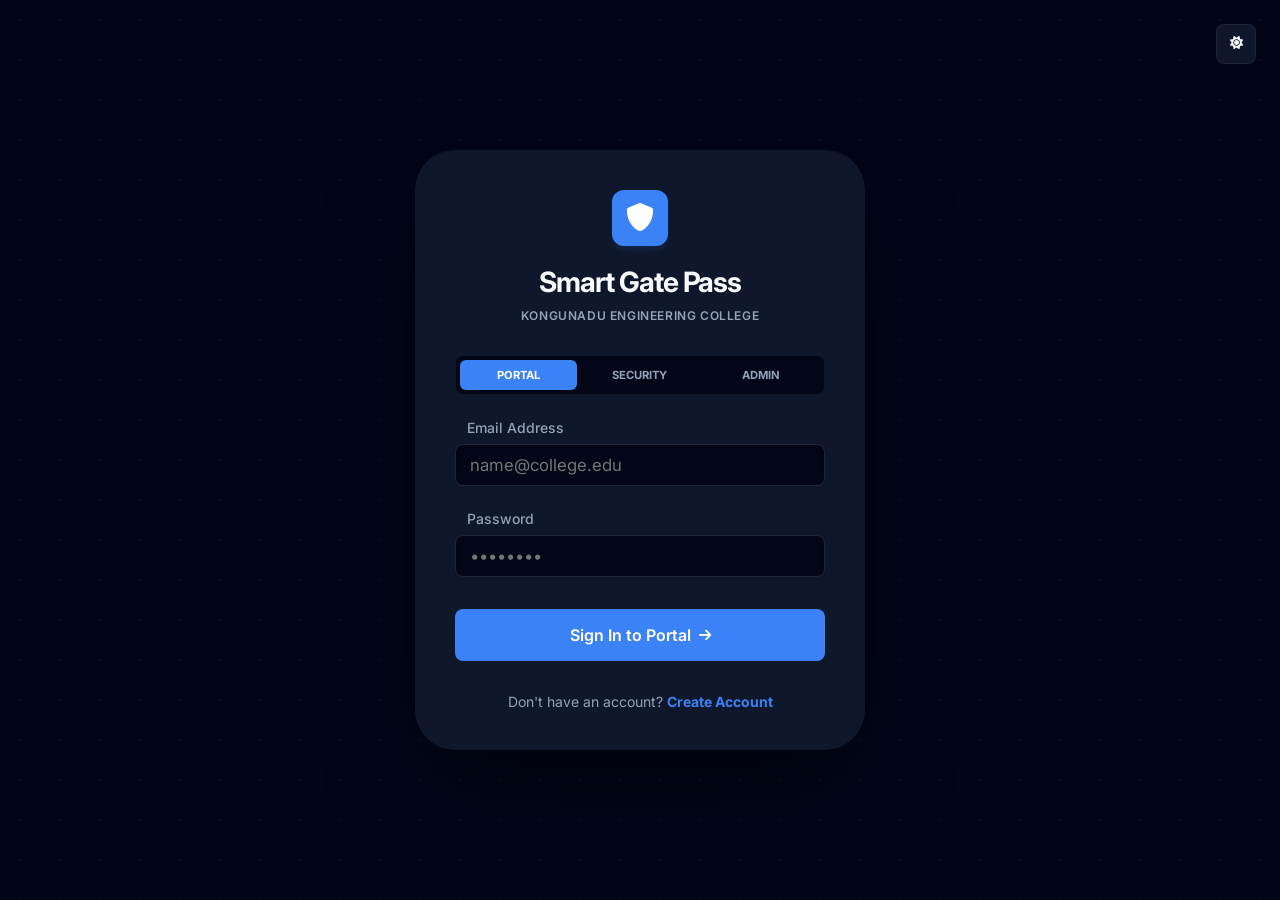
<file: .github/workflows/index.html>
<!DOCTYPE html>
<html lang="en">

<head>
    <meta charset="UTF-8">
    <meta name="viewport" content="width=device-width, initial-scale=1.0">
    <title>Login | Smart Gate Pass</title>
    <link rel="stylesheet" href="style.css">
    <link rel="stylesheet" href="https://cdnjs.cloudflare.com/ajax/libs/font-awesome/6.0.0/css/all.min.css">
    <link rel="icon" type="image/svg+xml" href="favicon.svg">
</head>

<body onload="checkAuth(); initTheme()" class="auth-bg">
    <div class="mesh-bg"></div>

    <button onclick="toggleTheme()" class="theme-toggle"
        style="position: fixed; top: 1.5rem; right: 1.5rem; background: var(--bg-card); border: 1px solid var(--border-light); color: var(--text-main); width: 40px; height: 40px; border-radius: 8px; cursor: pointer; display: flex; align-items: center; justify-content: center; transition: var(--transition-base); z-index: 1000; box-shadow: 0 4px 6px -1px rgba(0,0,0,0.1);">
        <i id="theme-toggle-icon" class="fas fa-sun"></i>
    </button>

    <main class="container animate-fade-in"
        style="display: flex; align-items: center; justify-content: center; min-height: 100vh; padding: 2rem;">
        <div class="glass-card" style="max-width: 450px; width: 100%; padding: 2.5rem; position: relative;">
            <div style="text-align: center; margin-bottom: 2rem;">
                <div
                    style="display: inline-flex; align-items: center; justify-content: center; width: 56px; height: 56px; background: var(--primary); border-radius: 12px; margin-bottom: 1.25rem; box-shadow: 0 4px 6px -1px var(--primary-glow);">
                    <i class="fas fa-shield-alt" style="font-size: 1.75rem; color: white;"></i>
                </div>
                <h1
                    style="font-size: 1.75rem; font-weight: 700; line-height: 1.2; margin-bottom: 0.5rem; text-align: center; color: var(--text-main); background: none; -webkit-text-fill-color: initial;">
                    Smart Gate Pass</h1>
                <p
                    style="color: var(--text-muted); font-size: 0.75rem; letter-spacing: 0.05em; text-transform: uppercase; font-weight: 600;">
                    Kongunadu Engineering College</p>
            </div>

            <div
                style="display: flex; gap: 0.25rem; background: var(--bg-dark); padding: 0.25rem; border-radius: 8px; margin-bottom: 1.5rem; border: 1px solid var(--border-light);">
                <button onclick="switchLoginTab('portal')" class="tab-btn active" data-portal="portal"
                    style="flex: 1; padding: 0.5rem; border-radius: 6px; font-size: 0.7rem; font-weight: 700;">PORTAL</button>
                <button onclick="switchLoginTab('gate')" class="tab-btn" data-portal="gate"
                    style="flex: 1; padding: 0.5rem; border-radius: 6px; font-size: 0.7rem; font-weight: 700;">SECURITY</button>
                <button onclick="switchLoginTab('admin')" class="tab-btn" data-portal="admin"
                    style="flex: 1; padding: 0.5rem; border-radius: 6px; font-size: 0.7rem; font-weight: 700;">ADMIN</button>
            </div>

            <form onsubmit="handleLogin(event)" style="position: relative; z-index: 1;">
                <div class="input-group">
                    <label>Email Address</label>
                    <input type="email" name="email" class="input-style" placeholder="name@college.edu" required>
                </div>
                <div class="input-group">
                    <label>Password</label>
                    <input type="password" name="password" class="input-style" placeholder="••••••••" required>
                </div>
                <button type="submit" class="btn-primary"
                    style="width: 100%; justify-content: center; padding: 1rem; margin-top: 0.5rem; font-size: 1rem;">
                    Sign In to Portal <i class="fas fa-arrow-right" style="font-size: 0.875rem;"></i>
                </button>
            </form>

            <div style="text-align: center; margin-top: 2rem; font-size: 0.875rem; color: var(--text-muted);">
                Don't have an account? <a href="register.html"
                    style="color: var(--primary); text-decoration: none; font-weight: 700; transition: var(--transition-smooth);">Create
                    Account</a>
            </div>
        </div>
    </main>
    <script src="script.js"></script>
</body>

</html>
</file>
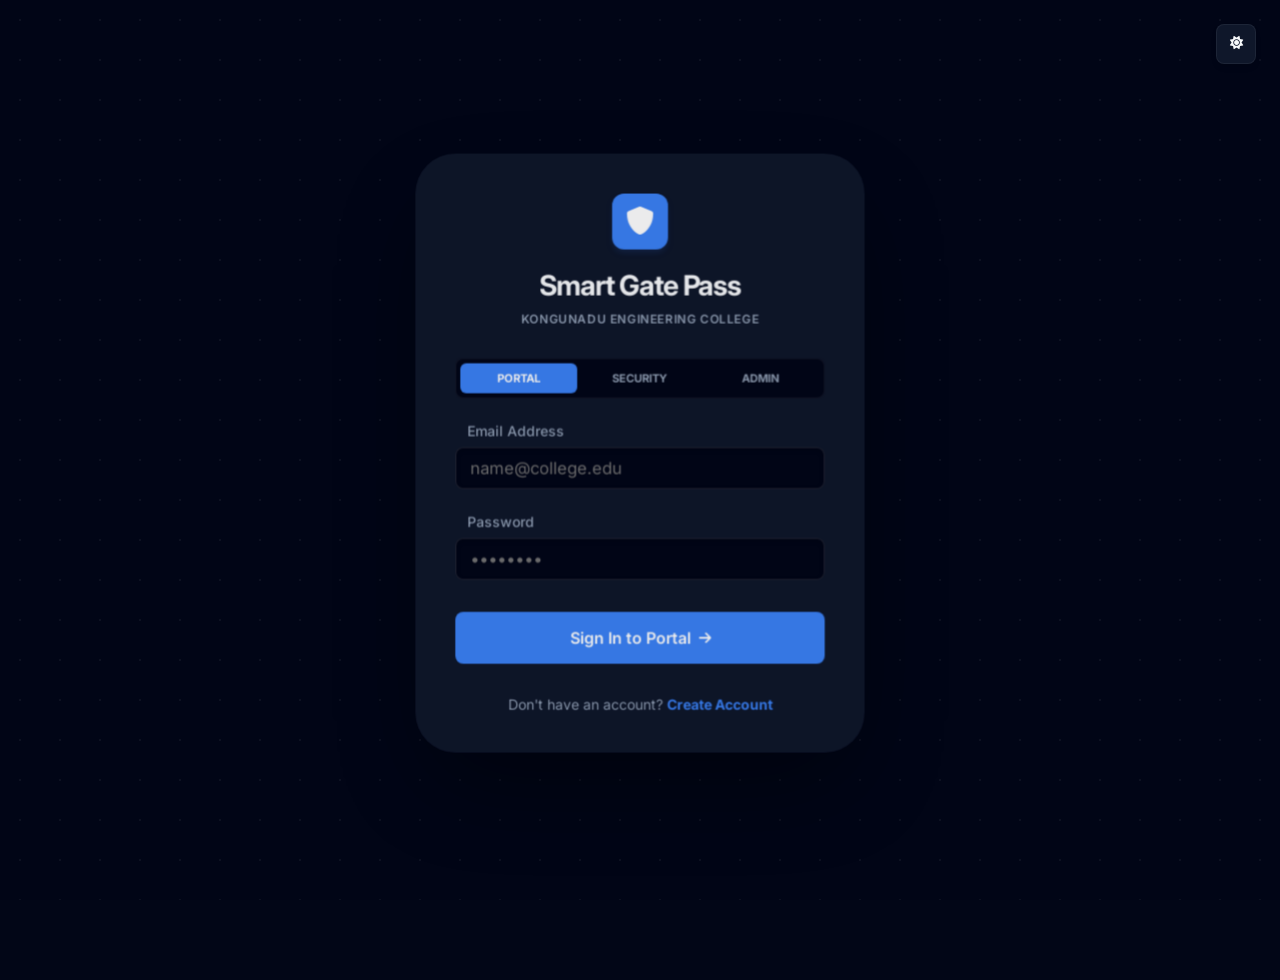
<file: .github/workflows/admin.html>
<!DOCTYPE html>
<html lang="en">

<head>
    <meta charset="UTF-8">
    <meta name="viewport" content="width=device-width, initial-scale=1.0">
    <title>Admin Dashboard - Smart Gate Pass</title>
    <link rel="stylesheet" href="style.css">
    <link rel="stylesheet" href="https://cdnjs.cloudflare.com/ajax/libs/font-awesome/6.0.0/css/all.min.css">
    <link rel="icon" type="image/svg+xml" href="favicon.svg">
</head>

<body onload="initAdmin()" class="dashboard-layout">
    <!-- Sidebar Navigation -->
    <aside class="sidebar">
        <div class="sidebar-header">
            <div class="logo">
                <i class="fas fa-shield-halved"></i>
                <span>Admin Panel</span>
            </div>
        </div>
        <nav class="sidebar-nav">
            <a href="#" class="sidebar-link active" onclick="switchTab('staff')" id="btn-staff">
                <i class="fas fa-users-cog"></i> <span>Staff Accounts</span>
            </a>
            <a href="#" class="sidebar-link" onclick="switchTab('hod')" id="btn-hod">
                <i class="fas fa-user-tie"></i> <span>HOD Accounts</span>
            </a>
            <a href="#" class="sidebar-link" onclick="switchTab('warden')" id="btn-warden">
                <i class="fas fa-house-user"></i> <span>Warden Accounts</span>
            </a>
            <a href="#" class="sidebar-link" onclick="switchTab('student')" id="btn-student">
                <i class="fas fa-user-graduate"></i> <span>Student Accounts</span>
            </a>
            <a href="#" class="sidebar-link" onclick="switchTab('holidays')" id="btn-holidays">
                <i class="fas fa-calendar-alt"></i> <span>Holidays</span>
            </a>
            <a href="#" class="sidebar-link" onclick="switchTab('requests')" id="btn-requests">
                <i class="fas fa-file-invoice"></i> <span>All Requests</span>
            </a>
        </nav>
        <div class="sidebar-footer">
            <button onclick="logout()" class="btn-primary"
                style="width: 100%; height: auto; padding: 0.75rem; background: var(--secondary)">
                <i class="fas fa-sign-out-alt"></i> <span>Logout</span>
            </button>
        </div>
    </aside>

    <!-- Main Content Area -->
    <main class="main-content">
        <header class="top-bar">
            <div class="page-title">
                <h1 id="panel-title">Staff Management</h1>
                <p id="panel-desc">Manage institutional accounts and system security.</p>
            </div>
            <div id="auth-nav-new" style="display: flex; align-items: center; gap: 1rem;">
                <button onclick="toggleTheme()" class="theme-toggle"
                    style="background: var(--bg-card); border: 1px solid var(--glass-border); color: var(--text-main); width: 40px; height: 40px; border-radius: 10px; cursor: pointer;">
                    <i id="theme-toggle-icon" class="fas fa-sun"></i>
                </button>
            </div>
        </header>

        <!-- User Tables -->
        <div id="admin-table-container" class="table-container animate-fade-in">
            <table>
                <thead>
                    <tr>
                        <th>User Profile</th>
                        <th>Role</th>
                        <th id="header-dept">Department</th>
                        <th id="header-scope">Scope</th>
                        <th id="header-parent">Parent Contact</th>
                        <th style="text-align: right;">Actions</th>
                    </tr>
                </thead>
                <tbody id="admin-user-table-body">
                    <!-- Users will be rendered here -->
                </tbody>
            </table>
        </div>

        <!-- Holiday Section -->
        <div id="admin-holiday-container" class="animate-fade-in" style="display: none;">
            <div class="glass-card" style="padding: 2rem; margin-bottom: 2rem;">
                <h2
                    style="color: var(--primary); margin-bottom: 1.5rem; display: flex; align-items: center; gap: 0.75rem;">
                    <i class="fas fa-calendar-plus"></i> Schedule New Holiday
                </h2>
                <form id="holiday-form" onsubmit="handleHolidaySubmit(event)"
                    style="display: grid; grid-template-columns: 1fr 2fr auto; gap: 1rem; align-items: end;">
                    <div class="input-group" style="margin-bottom: 0;">
                        <label>Date</label>
                        <input type="date" name="date" class="input-style" required>
                    </div>
                    <div class="input-group" style="margin-bottom: 0;">
                        <label>Event Name</label>
                        <input type="text" name="reason" placeholder="e.g. Pongal Festival" class="input-style"
                            required>
                    </div>
                    <button type="submit" class="btn-primary" style="height: 42px;">Add Event</button>
                </form>
            </div>
            <div id="holidays-list-container"
                style="display: grid; grid-template-columns: repeat(auto-fill, minmax(300px, 1fr)); gap: 1rem;">
                <!-- Holidays rendered here -->
            </div>
        </div>

        <!-- Master Requests Table -->
        <div id="admin-requests-container" class="table-container animate-fade-in" style="display: none;">
            <table>
                <thead>
                    <tr>
                        <th>Student Details</th>
                        <th>Category</th>
                        <th>Reason / Details</th>
                        <th>Duration</th>
                        <th>Current Status</th>
                    </tr>
                </thead>
                <tbody id="admin-requests-table-body">
                    <!-- Requests rendered here -->
                </tbody>
            </table>
        </div>
    </main>

    <!-- Modal remains with minor style cleanup -->
    <div id="edit-modal" class="modal"
        style="display:none; position:fixed; z-index:1000; left:0; top:0; width:100%; height:100%; background:rgba(0,0,0,0.8); backdrop-filter:blur(8px); overflow-y:auto;">
        <div class="glass-card animate-scale-in"
            style="max-width:550px; margin: 4rem auto; padding: 2.5rem; position: relative;">
            <div style="display: flex; justify-content: space-between; align-items: center; margin-bottom: 2rem;">
                <h2 style="color:var(--primary); font-size: 1.5rem;">Update Information</h2>
                <button onclick="closeEditModal()"
                    style="background: transparent; border: none; color: var(--text-muted); cursor: pointer; font-size: 1.25rem;"><i
                        class="fas fa-times"></i></button>
            </div>
            <form id="edit-user-form">
                <input type="hidden" id="edit-email">
                <div class="input-group">
                    <label>Full Name</label>
                    <input type="text" id="edit-name" class="input-style" required>
                </div>
                <div id="role-specific-fields">
                    <div class="input-group" id="dept-field">
                        <label>Department</label>
                        <select id="edit-dept" class="input-style">
                            <option value="CSE">CSE</option>
                            <option value="ECE">ECE</option>
                            <option value="EEE">EEE</option>
                            <option value="AD">AD</option>
                            <option value="BME">BME</option>
                            <option value="IT">IT</option>
                            <option value="AGRI">AGRI</option>
                            <option value="MECH">MECH</option>
                            <option value="CIVIL">CIVIL</option>
                        </select>
                    </div>
                    <div style="display: grid; grid-template-columns: 1fr 1fr; gap: 1rem;">
                        <div class="input-group" id="year-field">
                            <label>Year</label>
                            <select id="edit-year" class="input-style">
                                <option value="1">1st Year</option>
                                <option value="2">2nd Year</option>
                                <option value="3">3rd Year</option>
                                <option value="4">4th Year</option>
                            </select>
                        </div>
                        <div class="input-group" id="semester-field">
                            <label>Semester</label>
                            <select id="edit-semester" class="input-style">
                                <option value="1">Sem 1</option>
                                <option value="2">Sem 2</option>
                                <option value="3">Sem 3</option>
                                <option value="4">Sem 4</option>
                                <option value="5">Sem 5</option>
                                <option value="6">Sem 6</option>
                                <option value="7">Sem 7</option>
                                <option value="8">Sem 8</option>
                            </select>
                        </div>
                    </div>
                    <div class="input-group" id="section-field">
                        <label>Section</label>
                        <select id="edit-section" class="input-style">
                            <option value="A">A</option>
                            <option value="B">B</option>
                        </select>
                    </div>
                    <div class="input-group" id="parent-mobile-field">
                        <label>Parent Mobile Number</label>
                        <input type="text" id="edit-parent-mobile" class="input-style" placeholder="+91xxxxxxxxxx">
                    </div>
                </div>
                <div style="display:grid; grid-template-columns: 1fr 1fr; gap:1rem; margin-top:1.5rem">
                    <button type="submit" class="btn-primary" style="justify-content: center;">Save Updates</button>
                    <button type="button" class="btn-primary"
                        style="background:var(--glass-highlight); color:var(--text-main); justify-content: center; box-shadow: none;"
                        onclick="closeEditModal()">Dismiss</button>
                </div>
            </form>
        </div>
    </div>

    <script src="script.js"></script>
    <script>
        let currentTab = 'staff';
        let allUsers = [];

        async function initAdmin() {
            checkAuth('admin');
            updateThemeToggleUI();
            await refreshAdminData();
        }

        async function refreshAdminData() {
            allUsers = await adminGetManagedUsers();
            renderAdminDashboard();
        }

        function switchTab(role) {
            currentTab = role;
            document.querySelectorAll('.sidebar-link').forEach(btn => btn.classList.remove('active'));
            document.getElementById(`btn-${role}`).classList.add('active');

            const tableContainer = document.getElementById('admin-table-container');
            const holidayContainer = document.getElementById('admin-holiday-container');
            const requestsContainer = document.getElementById('admin-requests-container');
            const title = document.getElementById('panel-title');
            const desc = document.getElementById('panel-desc');

            // Hide all
            tableContainer.style.display = 'none';
            holidayContainer.style.display = 'none';
            requestsContainer.style.display = 'none';

            if (role === 'holidays') {
                holidayContainer.style.display = 'block';
                title.innerText = "Holiday Calendar";
                desc.innerText = "Schedule institutional holidays to automate gate pass verification logic.";
                renderHolidays();
            } else if (role === 'requests') {
                requestsContainer.style.display = 'block';
                title.innerText = "Application Flow";
                desc.innerText = "View all leave and OD applications moving through the approval hierarchy.";
                renderAdminRequests();
            } else {
                tableContainer.style.display = 'block';
                title.innerText = role.charAt(0).toUpperCase() + role.slice(1) + " Management";
                desc.innerText = `Detailed overview of all registered ${role} accounts.`;
                document.getElementById('header-parent').style.display = (role === 'student') ? 'table-cell' : 'none';
                renderAdminDashboard();
            }
        }

        async function renderAdminRequests() {
            const body = document.getElementById('admin-requests-table-body');
            body.innerHTML = `<tr><td colspan="5" style="padding: 2rem; text-align: center; color: var(--text-muted);"><i class="fas fa-spinner fa-spin"></i> Processing records...</td></tr>`;

            const requests = await apiRequest('/requests');
            if (!Array.isArray(requests) || requests.length === 0) {
                body.innerHTML = `<tr><td colspan="5" style="padding: 2rem; text-align: center; color: var(--text-muted);">No active pass requests found.</td></tr>`;
                return;
            }

            body.innerHTML = requests.map(req => `
                <tr>
                    <td>
                        <div style="display:flex; gap:1rem; align-items:center">
                            ${req.student?.photo ? `<img src="${req.student.photo}" style="width: 44px; height: 44px; border-radius: 12px; object-fit: cover; border: 1px solid var(--glass-border);">` : `<div style="width: 44px; height: 44px; border-radius: 12px; background: var(--glass-highlight); display: flex; align-items: center; justify-content: center;"><i class="fas fa-user-graduate" style="color: var(--text-dim);"></i></div>`}
                            <div>
                                <div style="font-weight: 700; color: var(--text-main);">${req.student_name}</div>
                                <div style="font-size: 0.8rem; color: var(--primary-light);">${req.dept} | ${req.year_sem_sec}</div>
                            </div>
                        </div>
                    </td>
                    <td>
                        <span class="badge" style="background: ${req.type === 'Leave' ? 'rgba(244, 63, 94, 0.15)' : 'rgba(99, 102, 241, 0.15)'}; color: ${req.type === 'Leave' ? 'var(--secondary)' : 'var(--primary-light)'};">
                            ${req.type.toUpperCase()}
                        </span>
                        <div style="font-size: 0.75rem; margin-top: 0.4rem; color: var(--text-muted); font-weight: 500;">${req.resident_type}</div>
                    </td>
                    <td><div style="max-width: 280px; font-size: 0.875rem; color: var(--text-main); line-height: 1.5;">${req.reason}</div></td>
                    <td>
                        <div style="font-weight: 700; color: var(--text-main);">${req.from_date} — ${req.to_date}</div>
                        <div style="font-size: 0.75rem; color: var(--text-muted);">${req.days} Days Total</div>
                    </td>
                    <td><span class="badge ${getStatusClass(req.status === 'Approved' ? 'approved' : req.status.toLowerCase().includes('rejected') ? 'rejected' : 'pending')}">${req.status.toUpperCase()}</span></td>
                </tr>
            `).join('');
        }

        function renderAdminDashboard() {
            const body = document.getElementById('admin-user-table-body');
            if (!Array.isArray(allUsers)) return;

            const users = allUsers.filter(u => u.role === currentTab);
            if (users.length === 0) {
                body.innerHTML = `<tr><td colspan="6" style="padding: 2rem; text-align: center; color: var(--text-muted);">System is lean: No ${currentTab} accounts detected.</td></tr>`;
                return;
            }

            body.innerHTML = users.map(u => {
                let scope = '-';
                if (u.role === 'staff') scope = `Year ${u.year} / Sec ${u.section}`;
                else if (u.role === 'warden') scope = `Year ${u.year}`;
                else if (u.role === 'student') scope = `${u.year}/${u.semester}/${u.section}`;

                return `
                <tr>
                    <td>
                        <div style="display:flex; gap:1rem; align-items:center">
                            ${u.photo ? `<img src="${u.photo}" style="width: 44px; height: 44px; border-radius: 12px; object-fit: cover; border: 1px solid var(--glass-border);">` : `<div style="width: 44px; height: 44px; border-radius: 12px; background: var(--glass-highlight); display: flex; align-items: center; justify-content: center;"><i class="fas fa-user-circle" style="color: var(--text-dim);"></i></div>`}
                            <div>
                                <div style="font-weight: 700; color: var(--text-main);">${u.name}</div>
                                <div style="font-size: 0.8rem; color: var(--text-muted);">${u.email}</div>
                            </div>
                        </div>
                    </td>
                    <td><span class="badge badge-approved">${u.role.toUpperCase()}</span></td>
                    <td><div style="font-weight: 500;">${u.dept || 'General'}</div></td>
                    <td><div style="font-weight: 500;">${scope}</div></td>
                    <td style="display: ${u.role === 'student' ? 'table-cell' : 'none'}"><div style="color: var(--primary-light); font-weight: 600;">${u.parent_mobile || '-'}</div></td>
                    <td style="text-align: right;">
                        <div style="display: flex; gap: 0.5rem; justify-content: flex-end;">
                            <button onclick="openEditModal('${u.email}')" class="btn-primary" style="padding: 0.5rem; background: var(--glass-highlight); color: var(--text-main); box-shadow: none;"><i class="fas fa-pen-nib"></i></button>
                            <button onclick="handleDelete('${u.email}')" class="btn-primary" style="padding: 0.5rem; background: rgba(239, 68, 68, 0.1); color: var(--error); box-shadow: none;"><i class="fas fa-trash-alt"></i></button>
                        </div>
                    </td>
                </tr>`;
            }).join('');
        }

        function openEditModal(email) {
            const user = allUsers.find(u => u.email === email);
            if (!user) return;
            document.getElementById('edit-email').value = user.email;
            document.getElementById('edit-name').value = user.name;
            document.getElementById('edit-dept').value = user.dept || '';
            document.getElementById('edit-year').value = user.year || '';
            document.getElementById('edit-semester').value = user.semester || '';
            document.getElementById('edit-section').value = user.section || '';
            document.getElementById('edit-parent-mobile').value = user.parent_mobile || '';
            document.getElementById('dept-field').style.display = (user.role !== 'warden') ? 'block' : 'none';
            document.getElementById('year-field').style.display = (['staff', 'warden', 'student'].includes(user.role)) ? 'block' : 'none';
            document.getElementById('semester-field').style.display = (user.role === 'student') ? 'block' : 'none';
            document.getElementById('section-field').style.display = (['staff', 'student'].includes(user.role)) ? 'block' : 'none';
            document.getElementById('parent-mobile-field').style.display = (user.role === 'student') ? 'block' : 'none';
            document.getElementById('edit-modal').style.display = 'block';
        }

        function closeEditModal() { document.getElementById('edit-modal').style.display = 'none'; }

        async function handleDelete(email) {
            if (confirm(`Irreversible Action: Permanently delete account ${email}?`)) {
                const result = await adminDeleteUser(email);
                if (result.success) await refreshAdminData();
            }
        }

        function getStatusClass(status) {
            if (status.includes('approved')) return 'badge-approved';
            if (status.includes('rejected')) return 'badge-rejected';
            return 'badge-pending';
        }

        document.getElementById('edit-user-form').onsubmit = async function (e) {
            e.preventDefault();
            const email = document.getElementById('edit-email').value;
            const user = allUsers.find(u => u.email === email);
            const updatedData = {
                name: document.getElementById('edit-name').value,
                dept: document.getElementById('edit-dept').value,
                year: document.getElementById('edit-year').value,
                semester: document.getElementById('edit-semester').value,
                section: document.getElementById('edit-section').value,
                parent_mobile: document.getElementById('edit-parent-mobile').value
            };
            const result = await adminUpdateUser(email, user.role, updatedData);
            if (result.success) {
                closeEditModal();
                await refreshAdminData();
            }
        };
    </script>
</body>

</html>
</file>
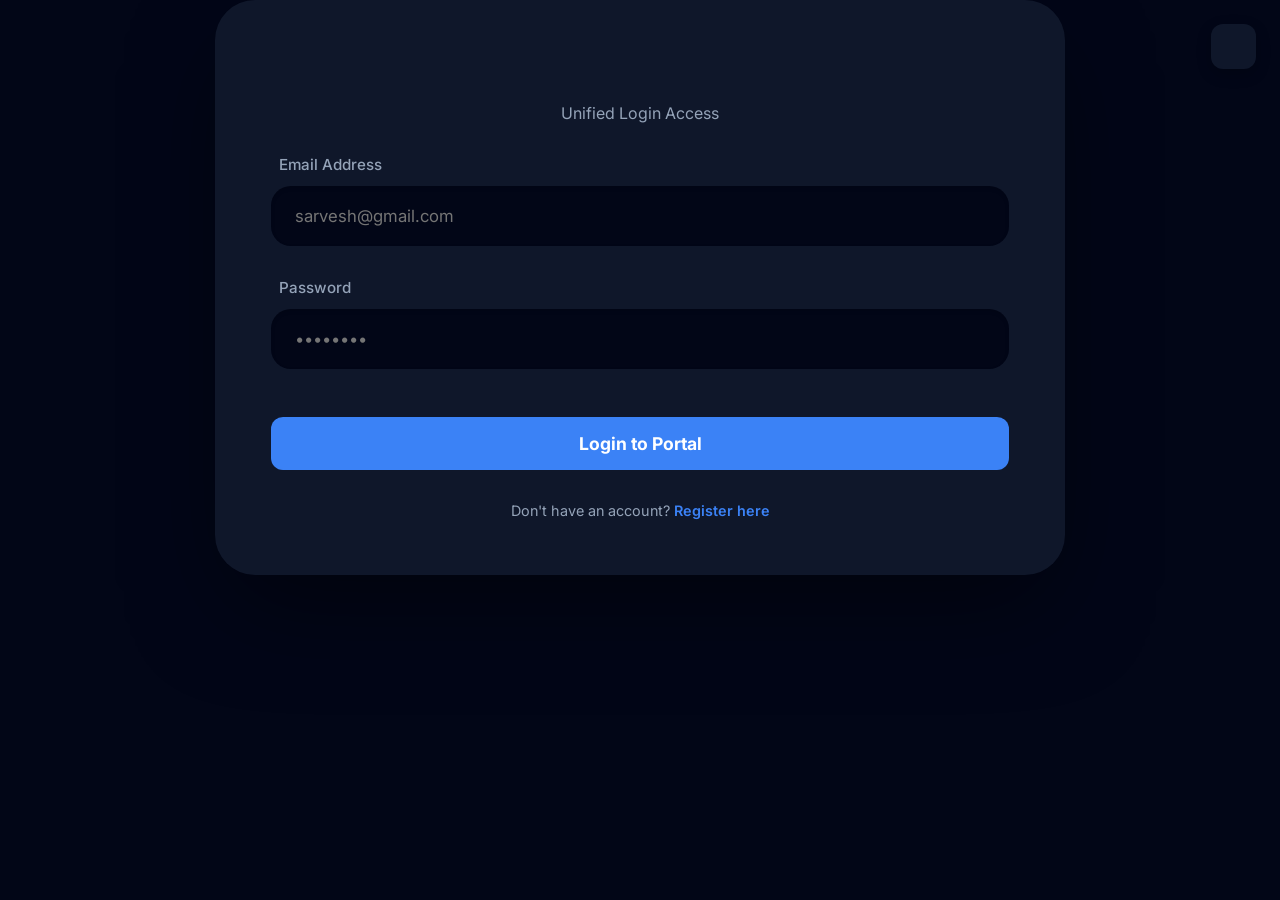
<file: .github/workflows/login.html>
<!DOCTYPE html>
<html lang="en">

<head>
    <meta charset="UTF-8">
    <meta name="viewport" content="width=device-width, initial-scale=1.0">
    <title>Login | Smart Gate Pass</title>
    <link rel="stylesheet" href="style.css">
</head>

<body onload="initTheme()" class="auth-bg">
    <button onclick="toggleTheme()"
        style="position: fixed; top: 1.5rem; right: 1.5rem; background: var(--bg-card); backdrop-filter: blur(10px); border: 1px solid var(--glass-border); color: var(--text-main); width: 45px; height: 45px; border-radius: 12px; cursor: pointer; display: flex; align-items: center; justify-content: center; transition: var(--transition-smooth); z-index: 1000; box-shadow: 0 5px 15px rgba(0,0,0,0.2);">
        <i id="theme-toggle-icon" class="fas fa-sun"></i>
    </button>

    <div class="glass-card">
        <div style="text-align: center; margin-bottom: 2rem;">
            <i class="fas fa-shield-alt" style="font-size: 3.5rem; color: var(--primary); margin-bottom: 1rem;"></i>
            <h1 style="margin: 0; font-size: 2.2rem; font-weight: 800;">Smart Gate Pass Portal</h1>
            <p style="color: var(--text-muted); font-size: 1rem; margin-top: 0.5rem;">Unified Login Access</p>
        </div>

        <form onsubmit="handleLogin(event)">
            <div class="form-group">
                <label>Email Address</label>
                <input type="email" name="email" placeholder="sarvesh@gmail.com" required>
            </div>
            <div class="form-group">
                <label>Password</label>
                <input type="password" name="password" placeholder="••••••••" required>
            </div>
            <button type="submit" class="submit-btn" style="margin-top:1rem">Login to Portal</button>
        </form>
        <p style="text-align:center; margin-top:2rem; color:var(--text-muted); font-size:0.9rem">
            Don't have an account? <a href="register.html"
                style="color:var(--primary); text-decoration:none; font-weight:600">Register here</a>
        </p>
    </div>
    <script src="script.js"></script>
</body>

</html>
</file>
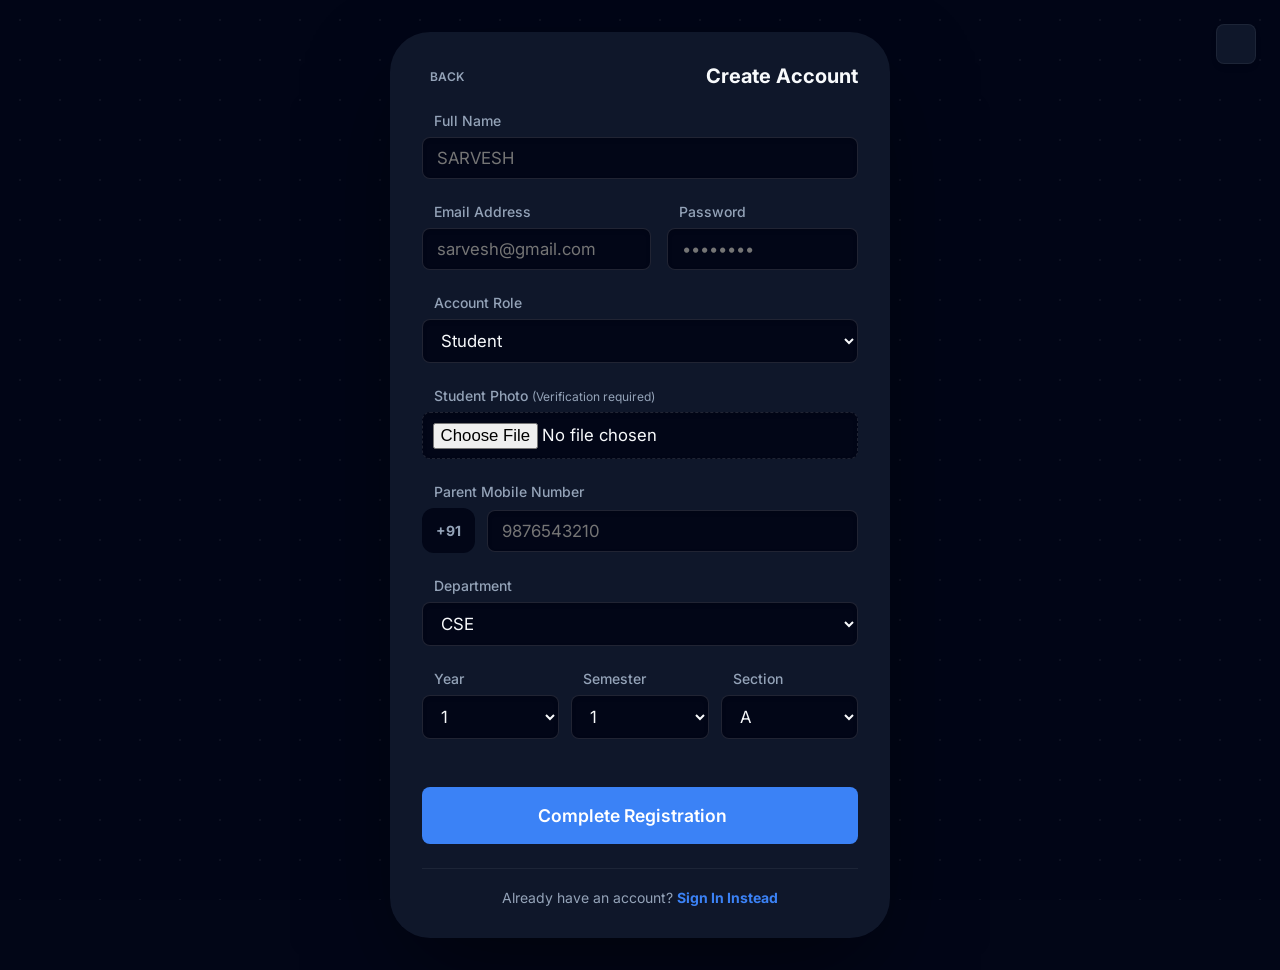
<file: .github/workflows/register.html>
<!DOCTYPE html>
<html lang="en">

<head>
    <meta charset="UTF-8">
    <meta name="viewport" content="width=device-width, initial-scale=1.0">
    <title>Register | Smart Gate Pass</title>
    <link rel="stylesheet" href="style.css">
    <link rel="icon" type="image/svg+xml" href="favicon.svg">
</head>

<body onload="initTheme()" class="auth-bg">
    <div class="mesh-bg"></div>

    <button onclick="toggleTheme()" class="theme-toggle"
        style="position: fixed; top: 1.5rem; right: 1.5rem; background: var(--bg-card); border: 1px solid var(--border-light); color: var(--text-main); width: 40px; height: 40px; border-radius: 8px; cursor: pointer; display: flex; align-items: center; justify-content: center; transition: var(--transition-base); z-index: 1000; box-shadow: 0 4px 6px -1px rgba(0,0,0,0.1);">
        <i id="theme-toggle-icon" class="fas fa-sun"></i>
    </button>

    <main class="container animate-fade-in"
        style="display: flex; align-items: center; justify-content: center; min-height: 100vh; padding: 2rem 1rem;">
        <div class="glass-card" style="max-width: 500px; width: 100%; padding: 2rem; position: relative;">
            <div style="display: flex; justify-content: space-between; align-items: center; margin-bottom: 1.5rem;">
                <a href="index.html"
                    style="color: var(--text-muted); text-decoration: none; display: flex; align-items: center; gap: 0.5rem; font-weight: 600; font-size: 0.75rem; transition: var(--transition-base);">
                    <i class="fas fa-arrow-left"></i> BACK
                </a>
                <h2 style="font-weight: 700; font-size: 1.25rem; color: var(--text-main); margin: 0;">Create Account
                </h2>
            </div>

            <form onsubmit="handleRegister(event)">
                <div class="input-group">
                    <label>Full Name</label>
                    <input type="text" name="name" class="input-style" placeholder="SARVESH" required>
                </div>

                <div style="display: grid; grid-template-columns: 1.2fr 1fr; gap: 1rem;">
                    <div class="input-group">
                        <label>Email Address</label>
                        <input type="email" name="email" class="input-style" placeholder="sarvesh@gmail.com" required>
                    </div>
                    <div class="input-group">
                        <label>Password</label>
                        <input type="password" name="password" class="input-style" placeholder="••••••••" required>
                    </div>
                </div>

                <div class="input-group">
                    <label>Account Role</label>
                    <select name="role" id="role-select" class="input-style" required onchange="toggleFields()">
                        <option value="student">Student</option>
                        <option value="staff">Staff (Class Advisor)</option>
                        <option value="warden">Warden</option>
                        <option value="hod">HOD</option>
                    </select>
                </div>

                <div id="photo-group" class="input-group">
                    <label>Student Photo <span
                            style="font-weight: normal; font-size: 0.75rem; color: var(--text-muted);">(Verification
                            required)</span></label>
                    <input type="file" name="user_photo" accept="image/*" id="photo-input" class="input-style"
                        style="padding: 0.6rem; border-style: dashed;">
                </div>

                <div id="parent-mobile-group" class="input-group">
                    <label>Parent Mobile Number</label>
                    <div style="display: flex; gap: 0.75rem; align-items: center;">
                        <span
                            style="background: var(--bg-input); border: 1px solid var(--glass-border); padding: 0.875rem; border-radius: 0.75rem; color: var(--text-muted); font-weight: 700; font-size: 0.875rem;">+91</span>
                        <input type="tel" name="parent_mobile" class="input-style" placeholder="9876543210"
                            pattern="[0-9]{10}" maxlength="10" oninput="this.value = this.value.replace(/[^0-9]/g, '')">
                    </div>
                </div>

                <!-- Role Specific Fields -->
                <div id="extra-fields" style="display: none;">
                    <div class="input-group" id="dept-group">
                        <label>Department</label>
                        <select name="dept" id="dept-select" class="input-style">
                            <option value="CSE">CSE</option>
                            <option value="ECE">ECE</option>
                            <option value="EEE">EEE</option>
                            <option value="AD">AD</option>
                            <option value="BME">BME</option>
                            <option value="IT">IT</option>
                            <option value="AGRI">AGRI</option>
                            <option value="MECH">MECH</option>
                            <option value="CIVIL">CIVIL</option>
                        </select>
                    </div>

                    <div id="year-sem-sec-wrap"
                        style="display: grid; grid-template-columns: 1fr 1fr 1fr; gap: 0.75rem;">
                        <div class="input-group" id="year-group">
                            <label id="year-label">Year</label>
                            <select name="year" id="year-select" class="input-style" onchange="updateSemesters()">
                                <option value="1">1</option>
                                <option value="2">2</option>
                                <option value="3">3</option>
                                <option value="4">4</option>
                            </select>
                        </div>
                        <div class="input-group" id="sem-group">
                            <label>Semester</label>
                            <select name="semester" id="semester-select" class="input-style"></select>
                        </div>
                        <div class="input-group" id="sec-group">
                            <label>Section</label>
                            <select name="section" class="input-style">
                                <option value="A">A</option>
                                <option value="B">B</option>
                                <option value="C">C</option>
                            </select>
                        </div>
                    </div>
                </div>

                <button type="submit" class="btn-primary"
                    style="width: 100%; justify-content: center; padding: 1.125rem; margin-top: 1.5rem; font-size: 1.1rem;">
                    Complete Registration <i class="fas fa-user-plus"
                        style="font-size: 0.9rem; margin-left: 0.5rem;"></i>
                </button>
            </form>

            <div
                style="text-align: center; margin-top: 1.5rem; font-size: 0.875rem; color: var(--text-muted); border-top: 1px solid var(--border-light); padding-top: 1.25rem;">
                Already have an account? <a href="index.html"
                    style="color: var(--primary); text-decoration: none; font-weight: 700;">Sign In Instead</a>
            </div>
        </div>
    </main>

    <script src="script.js"></script>
    <script>
        function updateSemesters() {
            const year = document.getElementById('year-select').value;
            const semesterSelect = document.getElementById('semester-select');
            if (!semesterSelect) return;
            semesterSelect.innerHTML = '';

            let semesters = [];
            if (year === '1') semesters = [1, 2];
            else if (year === '2') semesters = [3, 4];
            else if (year === '3') semesters = [5, 6];
            else if (year === '4') semesters = [7, 8];

            semesters.forEach(sem => {
                const opt = document.createElement('option');
                opt.value = sem;
                opt.innerText = sem;
                semesterSelect.appendChild(opt);
            });
        }

        function toggleFields() {
            const role = document.getElementById('role-select').value;
            const extraFields = document.getElementById('extra-fields');
            const deptGroup = document.getElementById('dept-group');
            const yearGroup = document.getElementById('year-group');
            const semGroup = document.getElementById('sem-group');
            const secGroup = document.getElementById('sec-group');
            const yearLabel = document.getElementById('year-label');
            const photoGroup = document.getElementById('photo-group');
            const parentMobileGroup = document.getElementById('parent-mobile-group');
            const yearSemSecWrap = document.getElementById('year-sem-sec-wrap');

            // Reset displays
            photoGroup.style.display = (role === 'student') ? 'block' : 'none';
            parentMobileGroup.style.display = (role === 'student') ? 'block' : 'none';

            if (role === 'student') {
                extraFields.style.display = 'block';
                deptGroup.style.display = 'block';
                yearSemSecWrap.style.display = 'grid';
                yearGroup.style.display = 'block';
                semGroup.style.display = 'block';
                secGroup.style.display = 'block';
                yearLabel.innerText = 'Year';
                updateSemesters();
            } else if (role === 'staff') {
                extraFields.style.display = 'block';
                deptGroup.style.display = 'block';
                yearSemSecWrap.style.display = 'grid';
                yearGroup.style.display = 'block';
                semGroup.style.display = 'none';
                secGroup.style.display = 'block';
                yearLabel.innerText = 'Year';
            } else if (role === 'warden') {
                extraFields.style.display = 'block';
                deptGroup.style.display = 'none';
                yearSemSecWrap.style.display = 'grid';
                yearGroup.style.display = 'block';
                semGroup.style.display = 'none';
                secGroup.style.display = 'none';
                yearLabel.innerText = 'Year';
            } else if (role === 'hod') {
                extraFields.style.display = 'block';
                deptGroup.style.display = 'block';
                yearSemSecWrap.style.display = 'none';
            } else {
                extraFields.style.display = 'none';
            }
        }

        // Initial setup
        document.addEventListener('DOMContentLoaded', toggleFields);
    </script>
</body>
</body>

</html>
</file>
<file: .github/workflows/style.css>
@import url('https://fonts.googleapis.com/css2?family=Inter:wght@400;500;600;700;800&family=Outfit:wght@400;600;800&display=swap');

:root {
    /* Professional Black Edition Design Tokens */
    --primary: #3b82f6;
    /* High-trust blue */
    --primary-light: #60a5fa;
    --primary-dark: #2563eb;
    --primary-glow: rgba(59, 130, 246, 0.15);

    --secondary: #94a3b8;
    /* Slate */

    --bg-dark: #020617;
    /* Deepest Black/Navy */
    --bg-card: #0f172a;
    /* Slate 900 */
    --bg-sidebar: #020617;
    --bg-input: #020617;

    --text-main: #f8fafc;
    --text-muted: #94a3b8;
    --text-dim: #475569;

    --border-light: rgba(255, 255, 255, 0.06);
    --border-main: rgba(255, 255, 255, 0.12);

    --radius-sm: 0.5rem;
    --radius-md: 0.75rem;
    --radius-lg: 1.25rem;

    --success: #10b981;
    --warning: #f59e0b;
    --error: #ef4444;

    --font-heading: 'Inter', sans-serif;
    --font-body: 'Inter', sans-serif;

    --transition-base: all 0.2s ease;
}

/* Light theme still exists but default to dark for "Black Edition" */
.light-theme {
    --bg-dark: #f8fafc;
    --bg-card: #ffffff;
    --bg-sidebar: #1e293b;
    --text-main: #0f172a;
    --text-muted: #475569;
    --border-light: #e2e8f0;
    --border-main: #cbd5e1;
}

* {
    margin: 0;
    padding: 0;
    box-sizing: border-box;
    font-family: var(--font-body);
}

html {
    scroll-behavior: smooth;
}

body {
    background: var(--bg-dark);
    color: var(--text-main);
    min-height: 100vh;
    display: flex;
    flex-direction: column;
    padding: 0;
    overflow-x: hidden;
    position: relative;
    transition: var(--transition-smooth);
}

/* Professional Sticker Background Pattern */
.mesh-bg {
    position: fixed;
    top: 0;
    left: 0;
    width: 100%;
    height: 100%;
    z-index: -1;
    background-color: var(--bg-dark);
    background-image:
        radial-gradient(var(--border-light) 1px, transparent 1px);
    background-size: 40px 40px;
    opacity: 0.8;
}

.mesh-bg::after {
    content: '🛡️ 🔐 🏛️ 🆔';
    position: absolute;
    top: 0;
    left: 0;
    width: 100%;
    height: 100%;
    display: flex;
    flex-wrap: wrap;
    justify-content: space-around;
    align-content: space-around;
    font-size: 2rem;
    opacity: 0.03;
    /* Very subtle stickers */
    pointer-events: none;
    filter: grayscale(1);
    gap: 100px;
    padding: 50px;
}

.animate-fade-in {
    opacity: 1;
    /* Animations disabled for pro look */
}

/* Global Components */
.glass-card {
    background: var(--bg-card);
    border: 1px solid var(--border-light);
    border-radius: var(--radius-lg);
    box-shadow: 0 10px 15px -3px rgba(0, 0, 0, 0.4);
    transition: var(--transition-base);
}

.btn-primary {
    background: var(--primary);
    color: white;
    border: none;
    padding: 0.75rem 1.25rem;
    border-radius: var(--radius-sm);
    font-weight: 600;
    cursor: pointer;
    transition: var(--transition-base);
    display: inline-flex;
    align-items: center;
    gap: 0.5rem;
}

.btn-primary:hover {
    background: var(--primary-dark);
}

.input-group {
    margin-bottom: 1.5rem;
}

.input-group label {
    display: block;
    font-size: 0.875rem;
    font-weight: 500;
    color: var(--text-muted);
    margin-bottom: 0.5rem;
    margin-left: 0.25rem;
}

.input-style {
    width: 100%;
    background: var(--bg-input);
    border: 1px solid var(--border-main);
    border-radius: var(--radius-sm);
    padding: 0.625rem 0.875rem;
    color: var(--text-main);
    transition: var(--transition-base);
}

.input-style:focus {
    outline: none;
    border-color: var(--primary);
    box-shadow: 0 0 0 3px var(--primary-glow);
}

/* Navigation 2.0 */
nav {
    background: rgba(15, 23, 42, 0.3);
    backdrop-filter: blur(16px);
    -webkit-backdrop-filter: blur(16px);
    border-bottom: 1px solid var(--glass-border);
    height: 70px;
    display: flex;
    align-items: center;
    position: sticky;
    top: 0;
    z-index: 100;
}

.nav-container {
    width: 100%;
    max-width: 1400px;
    margin: 0 auto;
    padding: 0 2rem;
    display: flex;
    justify-content: space-between;
    align-items: center;
}

.logo {
    font-size: 1.25rem;
    font-weight: 800;
    font-family: var(--font-heading);
    color: var(--text-main);
    display: flex;
    align-items: center;
    gap: 0.75rem;
}

.logo i {
    color: var(--primary);
    font-size: 1.5rem;
}

.container {
    width: 100%;
    max-width: 1440px;
    margin: 0 auto;
    padding: 3rem;
}

/* Dashboard Layout 2.0 */
.dashboard-layout {
    display: flex;
    min-height: 100vh;
    background: var(--bg-dark);
}

.sidebar {
    width: 280px;
    background: var(--bg-sidebar);
    border-right: 1px solid var(--glass-border);
    display: flex;
    flex-direction: column;
    position: fixed;
    height: 100vh;
    z-index: 100;
    transition: var(--transition-smooth);
}

.sidebar-header {
    padding: 2rem;
    display: flex;
    align-items: center;
    gap: 1rem;
    border-bottom: 1px solid var(--glass-border);
}

.sidebar-nav {
    flex: 1;
    padding: 1.5rem 1rem;
    display: flex;
    flex-direction: column;
    gap: 0.5rem;
}

.sidebar-link {
    display: flex;
    align-items: center;
    gap: 1rem;
    padding: 1rem 1.25rem;
    color: var(--text-muted);
    text-decoration: none;
    border-radius: var(--radius-md);
    font-weight: 500;
    transition: var(--transition-smooth);
    cursor: pointer;
}

.sidebar-link i {
    font-size: 1.25rem;
    width: 24px;
    text-align: center;
}

.sidebar-link:hover {
    background: var(--glass-highlight);
    color: var(--text-main);
}

.sidebar-link.active {
    background: var(--primary-glow);
    color: var(--primary-light);
    font-weight: 600;
    border: 1px solid var(--glass-border);
}

.sidebar-footer {
    padding: 1.5rem;
    border-top: 1px solid var(--glass-border);
}

.main-content {
    flex: 1;
    margin-left: 280px;
    padding: 2rem 3rem;
    min-width: 0;
}

.top-bar {
    display: flex;
    justify-content: space-between;
    align-items: center;
    margin-bottom: 3rem;
}

.page-title h1 {
    font-size: 1.875rem;
    font-weight: 800;
    color: var(--text-main);
    margin-bottom: 0.25rem;
    text-align: left;
    background: none;
    -webkit-text-fill-color: initial;
}

.page-title p {
    color: var(--text-muted);
    font-size: 0.875rem;
}

/* Enhanced Table 2.0 */
.table-container {
    background: var(--bg-card);
    border-radius: var(--radius-lg);
    border: 1px solid var(--glass-border);
    overflow: hidden;
    margin-bottom: 2rem;
}

table {
    width: 100%;
    border-collapse: collapse;
}

th {
    background: var(--glass-highlight);
    padding: 1rem 1.5rem;
    text-align: left;
    font-size: 0.75rem;
    font-weight: 700;
    text-transform: uppercase;
    letter-spacing: 0.05em;
    color: var(--text-muted);
    border-bottom: 1px solid var(--glass-border);
}

td {
    padding: 1.25rem 1.5rem;
    color: var(--text-main);
    border-bottom: 1px solid var(--glass-border);
    font-size: 0.9375rem;
}

tr:last-child td {
    border-bottom: none;
}

tr:hover td {
    background: var(--glass-highlight);
}

/* Stats Grid */
.stats-grid {
    display: grid;
    grid-template-columns: repeat(auto-fit, minmax(240px, 1fr));
    gap: 1.5rem;
    margin-bottom: 2.5rem;
}

.stat-card {
    background: var(--bg-card);
    padding: 1.5rem;
    border-radius: var(--radius-lg);
    border: 1px solid var(--glass-border);
    display: flex;
    align-items: center;
    gap: 1.25rem;
    transition: var(--transition-smooth);
}

.stat-card:hover {
    transform: translateY(-4px);
    border-color: var(--primary-glow);
}

.stat-icon {
    width: 48px;
    height: 48px;
    border-radius: var(--radius-md);
    display: flex;
    align-items: center;
    justify-content: center;
    font-size: 1.25rem;
}

.stat-info h3 {
    font-size: 0.75rem;
    text-transform: uppercase;
    letter-spacing: 0.05em;
    color: var(--text-muted);
    margin-bottom: 0.25rem;
}

.stat-info p {
    font-size: 1.5rem;
    font-weight: 800;
    color: var(--text-main);
}

/* Badge System Refinement */
.badge {
    padding: 0.375rem 0.75rem;
    border-radius: 2rem;
    font-size: 0.75rem;
    font-weight: 700;
    text-transform: uppercase;
}

.badge-pending {
    background: rgba(245, 158, 11, 0.1);
    color: var(--warning);
    border: 1px solid rgba(245, 158, 11, 0.2);
}

.badge-approved {
    background: rgba(16, 185, 129, 0.1);
    color: var(--success);
    border: 1px solid rgba(16, 185, 129, 0.2);
}

.badge-rejected {
    background: rgba(239, 68, 68, 0.1);
    color: var(--error);
    border: 1px solid rgba(239, 68, 68, 0.2);
}

/* Glassmorphism 2.0 Card */
.glass-card {
    background: var(--bg-card);
    backdrop-filter: blur(20px);
    -webkit-backdrop-filter: blur(20px);
    border: 1px solid var(--glass-border);
    border-radius: 2.5rem;
    padding: 3.5rem;
    box-shadow: 0 40px 100px -20px rgba(0, 0, 0, 0.5);
    width: 100%;
    max-width: 850px;
    margin: 0 auto;
    position: relative;
    overflow: hidden;
    animation: cardEntrance 1s cubic-bezier(0.16, 1, 0.3, 1);
}


.glass-card.wide {
    max-width: 100%;
}

@keyframes cardEntrance {
    from {
        opacity: 0;
        transform: translateY(40px) scale(0.98);
    }

    to {
        opacity: 1;
        transform: translateY(0) scale(1);
    }
}

h1 {
    font-family: var(--font-heading);
    font-size: clamp(2.5rem, 5vw, 4rem);
    margin-bottom: 2.5rem;
    text-align: center;
    background: linear-gradient(135deg, var(--text-main) 30%, var(--primary) 70%, var(--accent) 100%);
    -webkit-background-clip: text;
    background-clip: text;
    -webkit-text-fill-color: transparent;
    font-weight: 800;
    letter-spacing: -0.04em;
    line-height: 1.1;
}

/* Form Styles */
.form-group {
    margin-bottom: 2rem;
}

label {
    display: block;
    margin-bottom: 0.75rem;
    color: var(--text-muted);
    font-size: 0.95rem;
    font-weight: 500;
    padding-left: 0.5rem;
}

input,
select,
textarea {
    width: 100%;
    padding: 1.25rem 1.5rem;
    background: var(--bg-input);
    border: 1px solid var(--glass-border);
    border-radius: 1.25rem;
    color: var(--text-main);
    font-size: 1.05rem;
    transition: var(--transition-premium);
    box-shadow: inset 0 2px 4px rgba(0, 0, 0, 0.1);
}

input:focus,
select:focus,
textarea:focus {
    outline: none;
    border-color: var(--primary);
    background: rgba(15, 23, 42, 0.8);
    box-shadow:
        0 0 0 4px var(--primary-glow),
        inset 0 2px 4px rgba(0, 0, 0, 0.2);
    transform: translateY(-2px);
}

/* Main Action Buttons */
.submit-btn {
    width: 100%;
    padding: 1rem 1.5rem;
    background: var(--primary);
    border: none;
    border-radius: var(--radius-md);
    color: white;
    font-weight: 700;
    font-size: 1.1rem;
    cursor: pointer;
    transition: var(--transition-base);
}

.submit-btn:hover {
    background: var(--primary-dark);
}

.submit-btn:active {
    transform: translateY(1px);
}

/* Dashboard Cards Refinement */
.request-card {
    background: var(--bg-card);
    border: 1px solid var(--border-light);
    border-radius: var(--radius-lg);
    padding: 1.5rem;
    margin-bottom: 1.5rem;
    transition: var(--transition-base);
}

.request-card:hover {
    border-color: var(--primary-light);
    box-shadow: 0 10px 15px -3px rgba(0, 0, 0, 0.1);
}

.status-badge {
    padding: 0.5rem 1rem;
    border-radius: 2rem;
    font-size: 0.75rem;
    font-weight: 700;
    text-transform: uppercase;
    letter-spacing: 0.05em;
}

.status-pending {
    background: rgba(217, 119, 6, 0.1);
    color: var(--warning);
    border: 1px solid rgba(217, 119, 6, 0.2);
}

.status-approved {
    background: rgba(5, 150, 105, 0.1);
    color: var(--success);
    border: 1px solid rgba(5, 150, 105, 0.2);
}

.status-rejected {
    background: rgba(220, 38, 38, 0.1);
    color: var(--error);
    border: 1px solid rgba(220, 38, 38, 0.2);
}

/* Tab Navigation */
.tabs {
    background: var(--bg-card);
    padding: 0.25rem;
    border-radius: var(--radius-md);
    border: 1px solid var(--border-light);
    display: inline-flex;
    gap: 0.25rem;
    margin-bottom: 2rem;
}

.tab-btn {
    padding: 0.75rem 1.5rem;
    border-radius: var(--radius-sm);
    border: none;
    background: transparent;
    color: var(--text-muted);
    font-weight: 600;
    font-size: 0.875rem;
    cursor: pointer;
    transition: var(--transition-base);
}

.tab-btn.active {
    background: var(--primary);
    color: white;
}

.tab-btn:hover:not(.active) {
    background: var(--bg-dark);
    color: var(--text-main);
}

/* Enhanced Table */
table {
    border-collapse: separate;
    border-spacing: 0 0.75rem;
}

thead th {
    font-family: var(--font-heading);
    font-weight: 800;
    text-transform: uppercase;
    letter-spacing: 0.1em;
    color: var(--primary) !important;
    padding: 1.5rem !important;
}

tbody tr {
    background: rgba(255, 255, 255, 0.02);
    transition: var(--transition-premium);
}

tbody tr td {
    padding: 1.5rem !important;
    border-top: 1px solid var(--glass-border);
    border-bottom: 1px solid var(--glass-border);
}

tbody tr td:first-child {
    border-left: 1px solid var(--glass-border);
    border-radius: 1.2rem 0 0 1.2rem;
}

tbody tr td:last-child {
    border-right: 1px solid var(--glass-border);
    border-radius: 0 1.2rem 1.2rem 0;
}

/* Specific alignment for Gate History */
#gate-history-table td,
.glass-card.wide thead th {
    text-align: center;
}

#gate-history-table td:first-child,
.glass-card.wide thead th:first-child {
    text-align: left;
}

tbody tr:hover {
    background: rgba(255, 255, 255, 0.05);
    transform: translateY(-4px) scale(1.01);
    box-shadow: 0 20px 40px rgba(0, 0, 0, 0.3);
}

/* Dashboards Action Buttons */
.action-btns {
    display: flex;
    gap: 1.25rem;
    margin-top: 2rem;
}

.approve-btn,
.reject-btn,
.print-btn {
    flex: 1;
    padding: 0.75rem 1rem;
    border-radius: var(--radius-sm);
    border: none;
    font-weight: 600;
    font-size: 0.875rem;
    cursor: pointer;
    display: flex;
    align-items: center;
    justify-content: center;
    gap: 0.5rem;
    transition: var(--transition-base);
}

.approve-btn {
    background: var(--success);
    color: white;
}

.approve-btn:hover {
    filter: brightness(1.1);
}

.reject-btn {
    background: #fee2e2;
    color: var(--error);
    border: 1px solid #fecaca;
}

.reject-btn:hover {
    background: var(--error);
    color: white;
}

.print-btn {
    background: var(--primary);
    color: white;
    padding: 0.6rem 1.25rem;
    flex: none;
}

.print-btn:hover {
    background: var(--primary-dark);
}

.action-group {
    display: flex;
    gap: 0.5rem;
    justify-content: flex-end;
}

.action-group button {
    width: 40px;
    height: 40px;
    display: flex;
    align-items: center;
    justify-content: center;
    border: 1px solid var(--border-light);
    border-radius: var(--radius-sm);
    background: var(--bg-card);
    color: var(--text-main);
    font-size: 1rem;
    cursor: pointer;
    transition: var(--transition-base);
}

.action-group button:hover {
    background: var(--primary);
    color: white;
    border-color: var(--primary);
}

.action-group button.btn-danger:hover {
    background: var(--error);
    border-color: var(--error);
}

#auth-nav button {
    background: var(--primary);
    border: none;
    color: white;
    padding: 0.6rem 1.5rem;
    border-radius: var(--radius-sm);
    font-weight: 600;
    cursor: pointer;
    transition: var(--transition-base);
}

#auth-nav button:hover {
    background: var(--primary-dark);
}

@media (max-width: 768px) {
    .container {
        padding: 1.5rem;
    }

    .glass-card {
        padding: 2rem;
        border-radius: 1.5rem;
    }

    h1 {
        font-size: 2.5rem;
    }

    .nav-container {
        padding: 0 1.5rem;
    }
}
</file>
